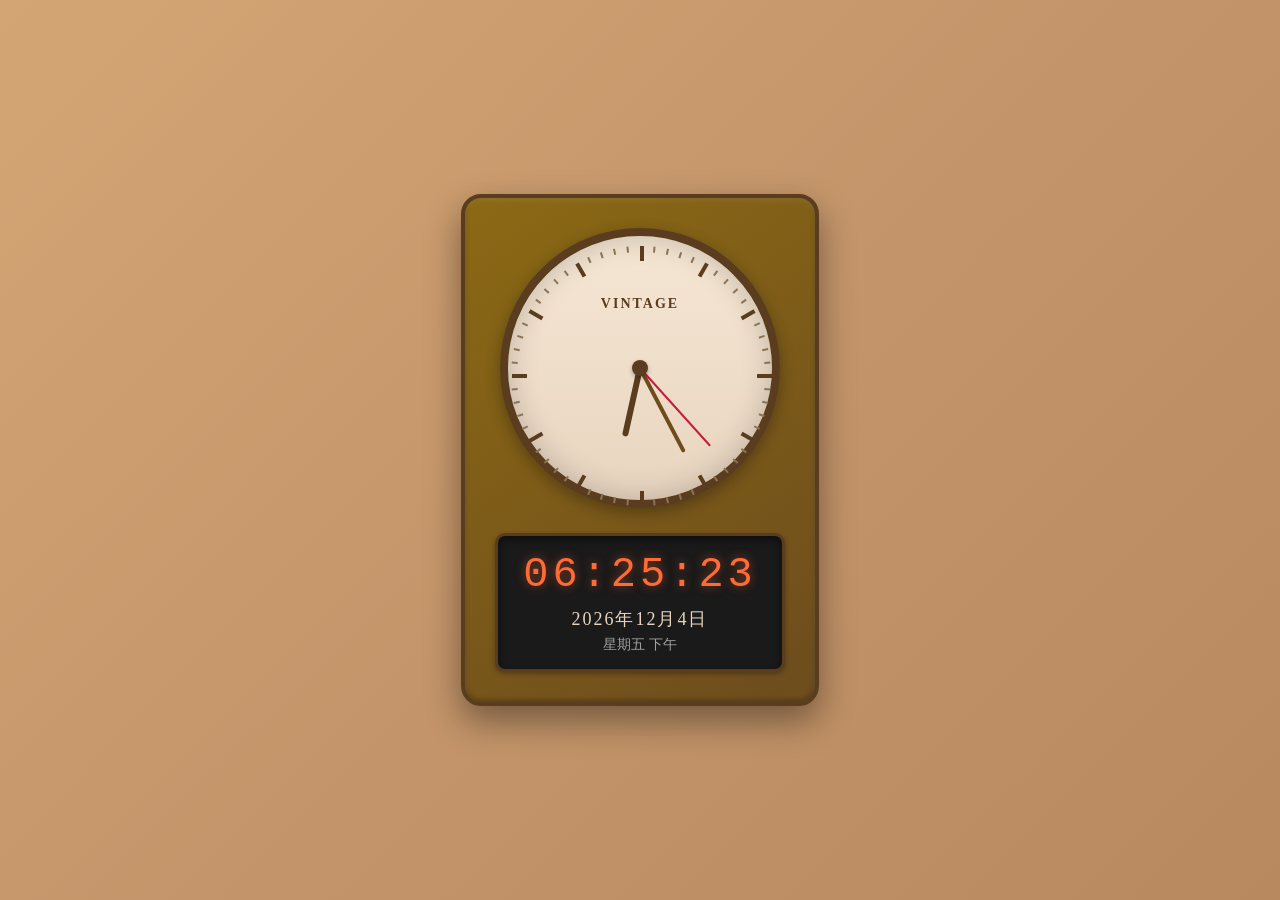
<file: 0505/clock/index.html>
<!DOCTYPE html>
<html lang="zh-TW">
<head>
    <meta charset="UTF-8">
    <meta name="viewport" content="width=device-width, initial-scale=1.0">
    <title>復古時鐘</title>
    <style>
        * {
            margin: 0;
            padding: 0;
            box-sizing: border-box;
        }

        body {
            min-height: 100vh;
            display: flex;
            justify-content: center;
            align-items: center;
            background: linear-gradient(135deg, #d4a574 0%, #c4956a 50%, #b8895f 100%);
            font-family: "Microsoft JhengHei", "PingFang TC", serif;
        }

        .container {
            background: linear-gradient(145deg, #8b6914, #6d4c1e);
            padding: 30px;
            border-radius: 20px;
            box-shadow: 
                0 15px 35px rgba(0,0,0,0.4),
                inset 0 2px 5px rgba(255,255,255,0.1),
                inset 0 -2px 5px rgba(0,0,0,0.3);
            border: 4px solid #5a3d1f;
        }

        .clock-wrapper {
            background: linear-gradient(180deg, #f5e6d3, #e8d5c0);
            border-radius: 50%;
            width: 280px;
            height: 280px;
            position: relative;
            margin: 0 auto 25px;
            box-shadow: 
                inset 0 0 30px rgba(0,0,0,0.2),
                0 5px 15px rgba(0,0,0,0.3);
            border: 8px solid #5a3d1f;
        }

        .clock-face {
            width: 100%;
            height: 100%;
            position: relative;
        }

        .center-dot {
            position: absolute;
            top: 50%;
            left: 50%;
            width: 16px;
            height: 16px;
            background: #5a3d1f;
            border-radius: 50%;
            transform: translate(-50%, -50%);
            z-index: 10;
            box-shadow: 0 2px 4px rgba(0,0,0,0.3);
        }

        .hand {
            position: absolute;
            bottom: 50%;
            left: 50%;
            transform-origin: bottom center;
            border-radius: 5px;
        }

        .hour-hand {
            width: 6px;
            height: 70px;
            background: #5a3d1f;
            margin-left: -3px;
        }

        .minute-hand {
            width: 4px;
            height: 95px;
            background: #6d4c1e;
            margin-left: -2px;
        }

        .second-hand {
            width: 2px;
            height: 105px;
            background: #c41e3a;
            margin-left: -1px;
        }

        .hour-marker {
            position: absolute;
            width: 4px;
            height: 15px;
            background: #5a3d1f;
            left: 50%;
            top: 10px;
            transform-origin: 50% 130px;
        }

        .minute-marker {
            position: absolute;
            width: 2px;
            height: 6px;
            background: #8b7355;
            left: 50%;
            top: 10px;
            transform-origin: 50% 130px;
        }

        .brand {
            position: absolute;
            top: 60px;
            left: 50%;
            transform: translateX(-50%);
            font-size: 14px;
            color: #5a3d1f;
            font-weight: bold;
            letter-spacing: 2px;
        }

        .digital-display {
            background: #1a1a1a;
            padding: 15px 25px;
            border-radius: 10px;
            text-align: center;
            box-shadow: 
                inset 0 3px 8px rgba(0,0,0,0.5),
                0 2px 5px rgba(0,0,0,0.3);
            border: 3px solid #5a3d1f;
        }

        .digital-time {
            font-family: "Courier New", monospace;
            font-size: 42px;
            color: #ff6b35;
            text-shadow: 0 0 10px rgba(255,107,53,0.5);
            letter-spacing: 4px;
        }

        .digital-date {
            font-size: 18px;
            color: #e8d5c0;
            margin-top: 8px;
            letter-spacing: 2px;
        }

        .digital-day {
            font-size: 14px;
            color: #a0a0a0;
            margin-top: 5px;
        }
    </style>
</head>
<body>
    <div class="container">
        <div class="clock-wrapper">
            <div class="clock-face" id="clockFace">
                <div class="brand">VINTAGE</div>
                <div class="center-dot"></div>
                <div class="hand hour-hand" id="hourHand"></div>
                <div class="hand minute-hand" id="minuteHand"></div>
                <div class="hand second-hand" id="secondHand"></div>
            </div>
        </div>
        <div class="digital-display">
            <div class="digital-time" id="digitalTime">00:00:00</div>
            <div class="digital-date" id="digitalDate">2026年1月1日</div>
            <div class="digital-day" id="digitalDay">星期三 上午</div>
        </div>
    </div>

    <script>
        function updateClock() {
            const now = new Date();
            const hours = now.getHours();
            const minutes = now.getMinutes();
            const seconds = now.getSeconds();
            const day = now.getDay();
            const month = now.getMonth() + 1;
            const date = now.getDate();
            const year = now.getFullYear();

            const hourDeg = (hours % 12) * 30 + minutes * 0.5;
            const minuteDeg = minutes * 6 + seconds * 0.1;
            const secondDeg = seconds * 6;

            document.getElementById('hourHand').style.transform = `rotate(${hourDeg}deg)`;
            document.getElementById('minuteHand').style.transform = `rotate(${minuteDeg}deg)`;
            document.getElementById('secondHand').style.transform = `rotate(${secondDeg}deg)`;

            const ampm = hours < 12 ? '上午' : '下午';
            const displayHours = hours > 12 ? hours - 12 : (hours === 0 ? 12 : hours);
            
            const timeStr = `${String(displayHours).padStart(2, '0')}:${String(minutes).padStart(2, '0')}:${String(seconds).padStart(2, '0')}`;
            const dateStr = `${year}年${month}月${date}日`;
            const dayNames = ['星期日', '星期一', '星期二', '星期三', '星期四', '星期五', '星期六'];

            document.getElementById('digitalTime').textContent = timeStr;
            document.getElementById('digitalDate').textContent = dateStr;
            document.getElementById('digitalDay').textContent = `${dayNames[day]} ${ampm}`;
        }

        function createMarkers() {
            const clockFace = document.getElementById('clockFace');
            
            for (let i = 0; i < 12; i++) {
                const marker = document.createElement('div');
                marker.className = 'hour-marker';
                marker.style.transform = `rotate(${i * 30}deg)`;
                clockFace.appendChild(marker);
            }

            for (let i = 0; i < 60; i++) {
                if (i % 5 !== 0) {
                    const marker = document.createElement('div');
                    marker.className = 'minute-marker';
                    marker.style.transform = `rotate(${i * 6}deg)`;
                    clockFace.appendChild(marker);
                }
            }
        }

        createMarkers();
        updateClock();
        setInterval(updateClock, 1000);
    </script>
</body>
</html>
</file>
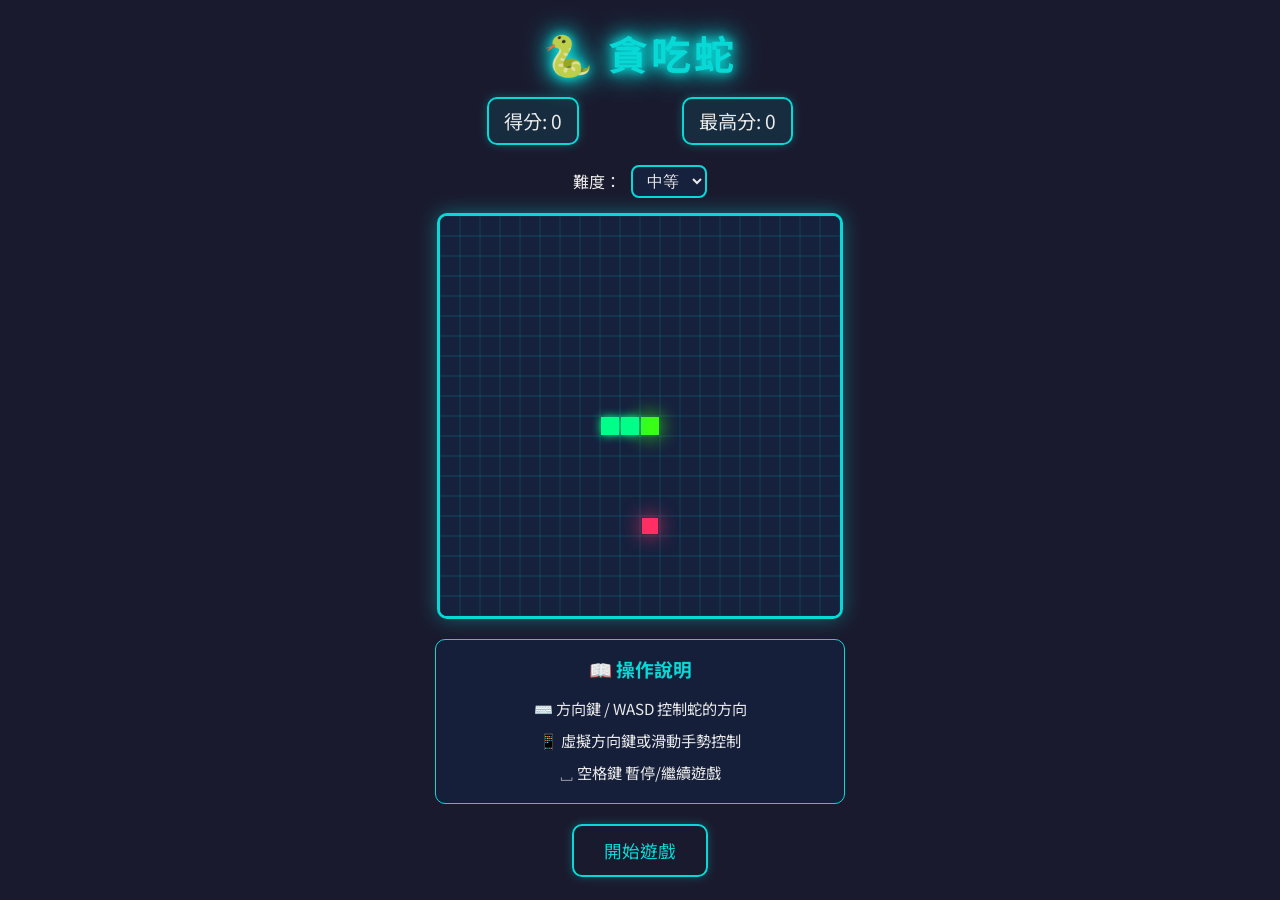
<file: 0512/snake/index.html>
<!DOCTYPE html>
<html lang="zh-TW">
<head>
    <meta charset="UTF-8">
    <meta name="viewport" content="width=device-width, initial-scale=1.0, maximum-scale=1.0, user-scalable=no">
    <meta name="theme-color" content="#1a1a2e">
    <meta name="description" content="經典貪吃蛇遊戲 PWA">
    <meta name="apple-mobile-web-app-capable" content="yes">
    <meta name="apple-mobile-web-app-status-bar-style" content="black-translucent">
    <title>貪吃蛇</title>
    <link rel="manifest" href="manifest.json">
    <link rel="stylesheet" href="style.css">
    <link rel="apple-touch-icon" href="icons/icon-192.png">
</head>
<body>
    <div class="container">
        <header>
            <h1>🐍 貪吃蛇</h1>
            <div class="score-board">
                <div class="score">得分: <span id="score">0</span></div>
                <div class="high-score">最高分: <span id="high-score">0</span></div>
            </div>
        </header>

        <div class="game-info">
            <div class="difficulty">
                <label>難度：</label>
                <select id="difficulty">
                    <option value="200">簡單</option>
                    <option value="120" selected>中等</option>
                    <option value="80">困難</option>
                </select>
            </div>
        </div>

        <canvas id="gameCanvas" width="400" height="400"></canvas>

        <div id="mobileControls" class="dpad">
            <div class="dpad-row">
                <button class="dpad-btn" data-dir="up">▲</button>
            </div>
            <div class="dpad-row">
                <button class="dpad-btn" data-dir="left">◀</button>
                <button class="dpad-btn" data-dir="down">▼</button>
                <button class="dpad-btn" data-dir="right">▶</button>
            </div>
        </div>

        <div class="instructions">
            <h3>📖 操作說明</h3>
            <ul>
                <li>⌨️ 方向鍵 / WASD 控制蛇的方向</li>
                <li>📱 虛擬方向鍵或滑動手勢控制</li>
                <li>␣ 空格鍵 暫停/繼續遊戲</li>
            </ul>
        </div>

        <div class="controls">
            <button id="startBtn">開始遊戲</button>
            <button id="restartBtn" class="hidden">重新開始</button>
        </div>

        <div id="gameOverModal" class="modal hidden">
            <div class="modal-content">
                <h2>遊戲結束！</h2>
                <p>你的得分：<span id="finalScore">0</span></p>
                <button id="playAgainBtn">再玩一次</button>
            </div>
        </div>

        <div id="pauseModal" class="modal hidden">
            <div class="modal-content">
                <h2>暫停中</h2>
                <p>按下空格鍵或點擊繼續按鈕繼續遊戲</p>
                <button id="resumeBtn">繼續</button>
            </div>
        </div>
    </div>

    <script src="game.js"></script>
    <script>
        if ('serviceWorker' in navigator) {
            window.addEventListener('load', () => {
                navigator.serviceWorker.register('sw.js')
                    .then(reg => console.log('Service Worker 註冊成功'))
                    .catch(err => console.log('Service Worker 註冊失敗:', err));
            });
        }
    </script>
</body>
</html>
</file>
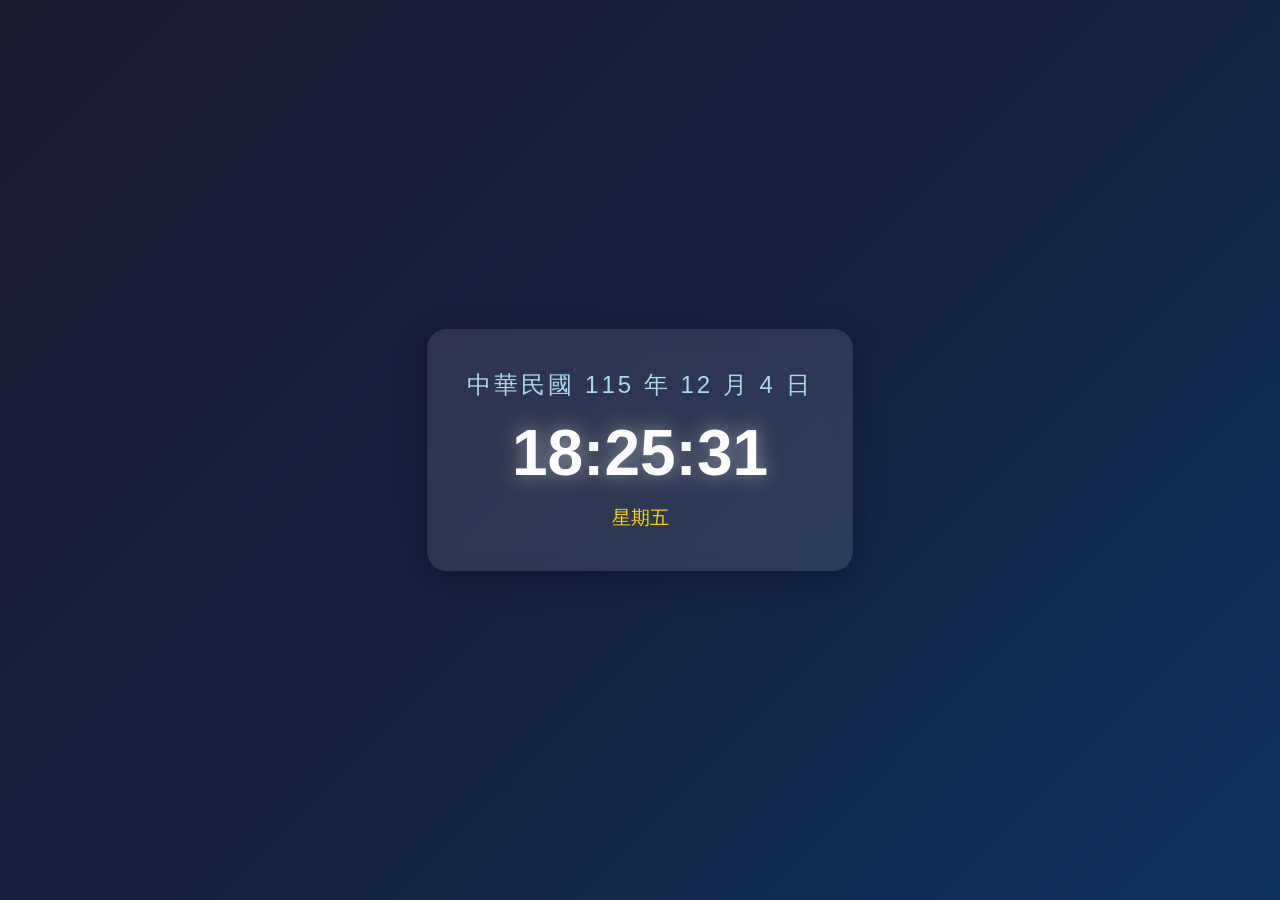
<file: 0324/timepiece.html>
<!DOCTYPE html>
<html lang="zh-TW">
<head>
    <meta charset="UTF-8">
    <meta name="viewport" content="width=device-width, initial-scale=1.0">
    <title>中文時間日期</title>
    <style>
        * { margin: 0; padding: 0; box-sizing: border-box; }
        body {
            min-height: 100vh;
            display: flex;
            justify-content: center;
            align-items: center;
            background: linear-gradient(135deg, #1a1a2e 0%, #16213e 50%, #0f3460 100%);
            font-family: "Microsoft JhengHei", "PingFang TC", sans-serif;
        }
        .container {
            text-align: center;
            color: #fff;
            padding: 40px;
            background: rgba(255, 255, 255, 0.1);
            border-radius: 20px;
            backdrop-filter: blur(10px);
            box-shadow: 0 8px 32px rgba(0, 0, 0, 0.3);
        }
        .date { font-size: 1.5rem; margin-bottom: 15px; color: #a8d8ea; letter-spacing: 3px; }
        .time { font-size: 4rem; font-weight: bold; text-shadow: 0 0 20px rgba(255, 255, 255, 0.5); }
        .weekday { font-size: 1.2rem; margin-top: 15px; color: #ffd700; }
    </style>
</head>
<body>
    <div class="container">
        <div class="date" id="date"></div>
        <div class="time" id="time"></div>
        <div class="weekday" id="weekday"></div>
    </div>
    <script>
        const weekDays = ['星期日', '星期一', '星期二', '星期三', '星期四', '星期五', '星期六'];
        function updateTime() {
            const now = new Date();
            const year = now.getFullYear();
            const month = now.getMonth() + 1;
            const day = now.getDate();
            let hours = now.getHours();
            const minutes = now.getMinutes().toString().padStart(2, '0');
            const seconds = now.getSeconds().toString().padStart(2, '0');
            const weekDay = weekDays[now.getDay()];
            document.getElementById('date').textContent = `中華民國 ${year - 1911} 年 ${month} 月 ${day} 日`;
            document.getElementById('time').textContent = `${hours}:${minutes}:${seconds}`;
            document.getElementById('weekday').textContent = weekDay;
        }
        updateTime();
        setInterval(updateTime, 1000);
    </script>
</body>
</html>
</file>
<file: 0512/snake/style.css>
@import url('https://fonts.googleapis.com/css2?family=Noto+Sans+TC:wght@400;700&display=swap');

* {
    margin: 0;
    padding: 0;
    box-sizing: border-box;
}

body {
    font-family: 'Noto Sans TC', sans-serif;
    background-color: #1a1a2e;
    color: #eaeaea;
    min-height: 100vh;
    display: flex;
    justify-content: center;
    align-items: center;
    overflow-x: hidden;
}

.container {
    width: 100%;
    max-width: 450px;
    padding: 20px;
    display: flex;
    flex-direction: column;
    align-items: center;
}

header {
    text-align: center;
    margin-bottom: 20px;
    width: 100%;
}

h1 {
    font-size: 2.5rem;
    color: #08d9d6;
    text-shadow: 0 0 10px #08d9d6, 0 0 20px #08d9d6, 0 0 30px #08d9d6;
    margin-bottom: 15px;
    letter-spacing: 3px;
}

.score-board {
    display: flex;
    justify-content: space-around;
    width: 100%;
}

.score, .high-score {
    font-size: 1.2rem;
    padding: 8px 15px;
    border: 2px solid #08d9d6;
    border-radius: 10px;
    background: rgba(8, 217, 214, 0.1);
    box-shadow: 0 0 10px rgba(8, 217, 214, 0.3);
}

.high-score {
    animation: glow 2s ease-in-out infinite;
}

@keyframes glow {
    0%, 100% { box-shadow: 0 0 10px rgba(8, 217, 214, 0.3); }
    50% { box-shadow: 0 0 20px rgba(8, 217, 214, 0.6); }
}

.game-info {
    width: 100%;
    margin-bottom: 15px;
    display: flex;
    justify-content: center;
}

.difficulty {
    display: flex;
    align-items: center;
    gap: 10px;
}

.difficulty label {
    font-size: 1rem;
}

#difficulty {
    padding: 5px 10px;
    font-size: 1rem;
    background: #16213e;
    color: #eaeaea;
    border: 2px solid #08d9d6;
    border-radius: 8px;
    cursor: pointer;
}

#difficulty option {
    background: #16213e;
}

canvas {
    border: 3px solid #08d9d6;
    border-radius: 10px;
    background: #16213e;
    box-shadow: 0 0 20px rgba(8, 217, 214, 0.4), inset 0 0 20px rgba(0, 0, 0, 0.5);
    max-width: 100%;
    height: auto;
}

.instructions {
    margin-top: 20px;
    width: 100%;
    padding: 15px;
    background: rgba(22, 33, 62, 0.8);
    border-radius: 10px;
    border: 1px solid #08d9d6;
}

.instructions h3 {
    color: #08d9d6;
    margin-bottom: 10px;
    text-align: center;
}

.instructions ul {
    list-style: none;
    padding: 0;
}

.instructions li {
    padding: 5px 0;
    font-size: 0.95rem;
    text-align: center;
}

.controls {
    margin-top: 20px;
    display: flex;
    gap: 15px;
}

button {
    padding: 12px 30px;
    font-size: 1.1rem;
    font-family: 'Noto Sans TC', sans-serif;
    background: transparent;
    color: #08d9d6;
    border: 2px solid #08d9d6;
    border-radius: 10px;
    cursor: pointer;
    transition: all 0.3s ease;
    box-shadow: 0 0 10px rgba(8, 217, 214, 0.3);
}

button:hover {
    background: #08d9d6;
    color: #1a1a2e;
    box-shadow: 0 0 20px rgba(8, 217, 214, 0.6);
}

button:active {
    transform: scale(0.95);
}

.hidden {
    display: none !important;
}

.modal {
    position: fixed;
    top: 0;
    left: 0;
    width: 100%;
    height: 100%;
    background: rgba(0, 0, 0, 0.8);
    display: flex;
    justify-content: center;
    align-items: center;
    z-index: 100;
}

.modal-content {
    background: #16213e;
    padding: 30px;
    border-radius: 15px;
    border: 3px solid #08d9d6;
    text-align: center;
    box-shadow: 0 0 30px rgba(8, 217, 214, 0.5);
    max-width: 90%;
}

.modal-content h2 {
    color: #ff2e63;
    font-size: 1.8rem;
    margin-bottom: 15px;
    text-shadow: 0 0 10px #ff2e63;
}

.modal-content p {
    font-size: 1.3rem;
    margin-bottom: 20px;
}

.modal-content button {
    background: #ff2e63;
    color: #fff;
    border-color: #ff2e63;
}

.modal-content button:hover {
    background: #ff6b8a;
    box-shadow: 0 0 20px rgba(255, 46, 99, 0.6);
}

#pauseModal .modal-content h2 {
    color: #08d9d6;
    text-shadow: 0 0 10px #08d9d6;
}

.dpad {
    display: none;
    flex-direction: column;
    align-items: center;
    margin-top: 15px;
    gap: 6px;
    user-select: none;
    -webkit-user-select: none;
    touch-action: manipulation;
}

.dpad-row {
    display: flex;
    gap: 6px;
    justify-content: center;
}

.dpad-btn {
    width: 64px;
    height: 64px;
    font-size: 1.6rem;
    background: rgba(8, 217, 214, 0.12);
    border: 2px solid #08d9d6;
    border-radius: 14px;
    color: #08d9d6;
    cursor: pointer;
    display: flex;
    align-items: center;
    justify-content: center;
    transition: all 0.1s ease;
    -webkit-tap-highlight-color: transparent;
    touch-action: manipulation;
    user-select: none;
    -webkit-user-select: none;
}

.dpad-btn:active {
    background: #08d9d6;
    color: #1a1a2e;
    transform: scale(0.92);
}

@media (hover: none) and (pointer: coarse) {
    .dpad {
        display: flex;
    }

    .container {
        padding: 10px;
    }

    h1 {
        font-size: 1.6rem;
        margin-bottom: 10px;
    }

    .score-board {
        gap: 8px;
    }

    .score, .high-score {
        font-size: 0.85rem;
        padding: 5px 10px;
    }

    .game-info {
        margin-bottom: 10px;
    }

    canvas {
        max-width: min(100%, 360px);
    }

    .instructions {
        margin-top: 12px;
        padding: 10px;
    }

    .instructions li {
        font-size: 0.82rem;
        padding: 3px 0;
    }

    .controls button {
        padding: 10px 20px;
        font-size: 0.95rem;
    }
}

@media (max-width: 480px) {
    h1 {
        font-size: 2rem;
    }

    .score, .high-score {
        font-size: 1rem;
    }

    canvas {
        width: 100%;
    }

    .controls button {
        padding: 10px 20px;
        font-size: 1rem;
    }
}
</file>
